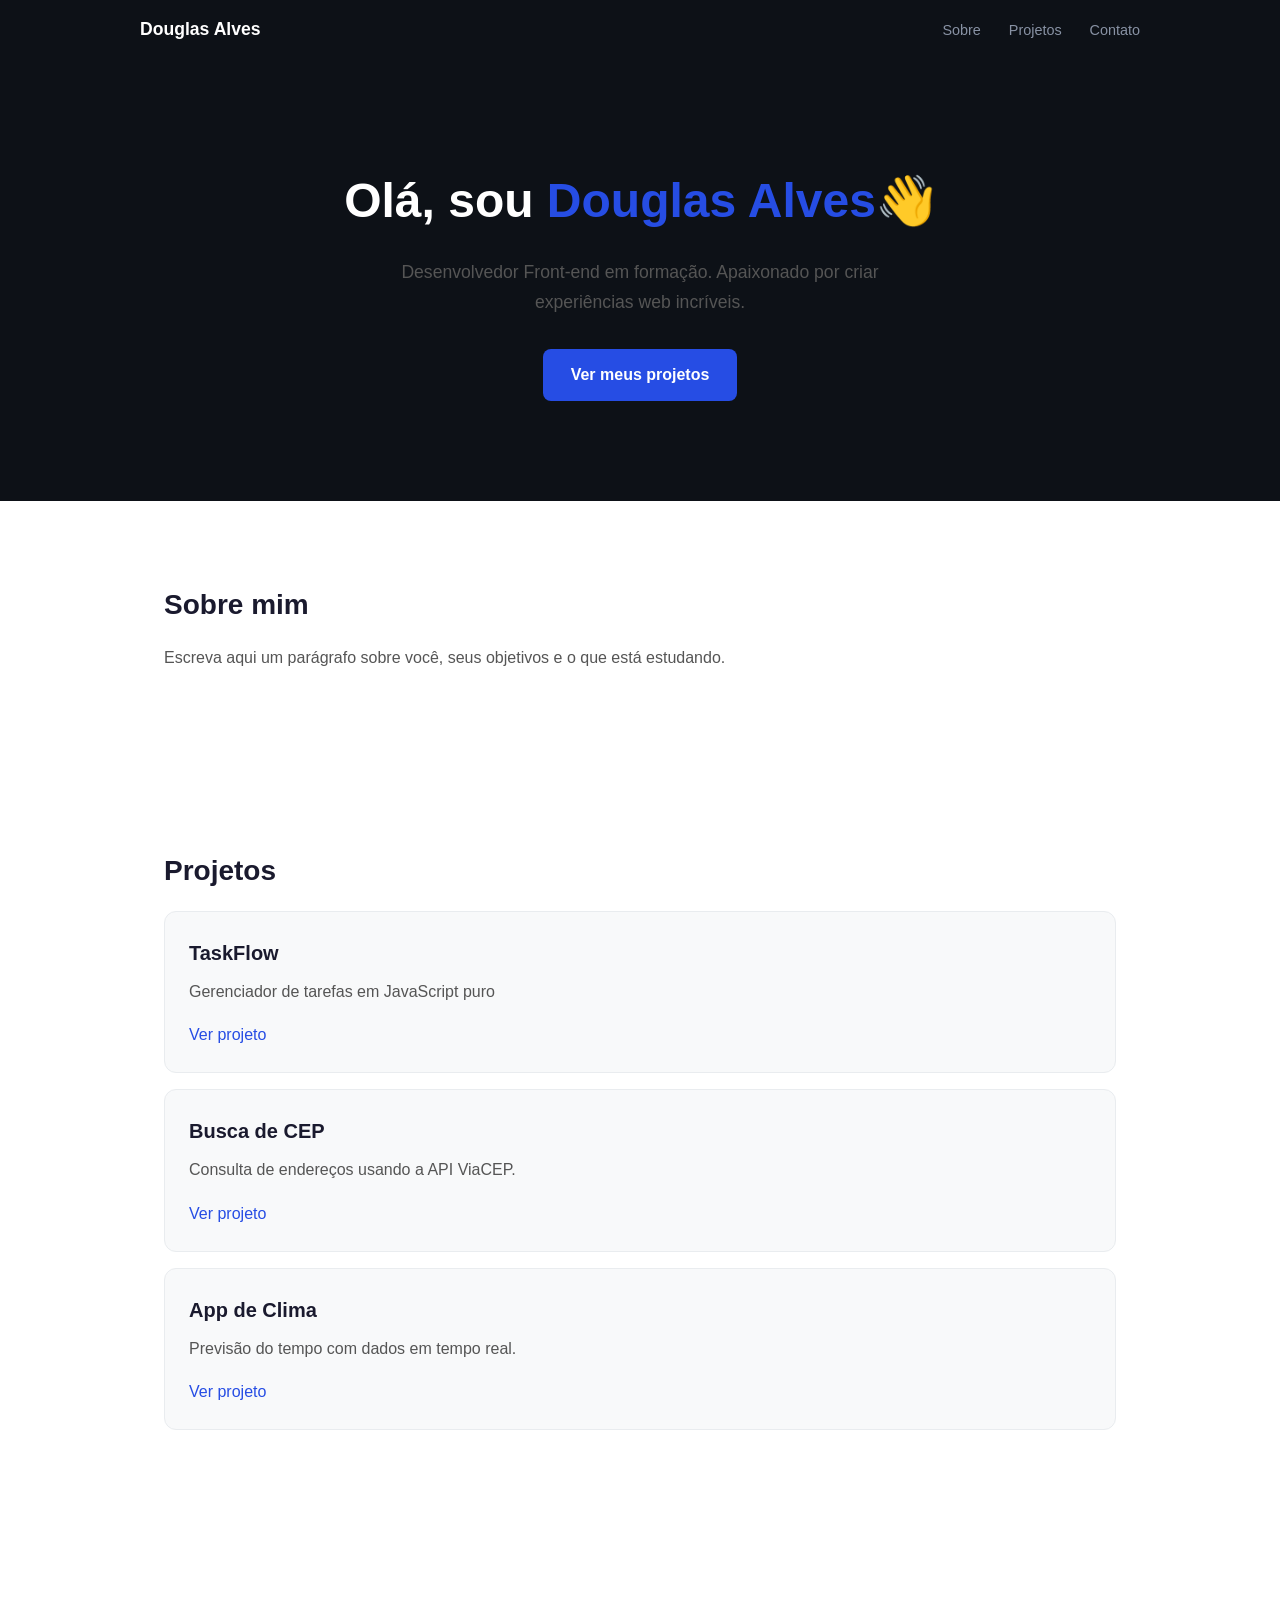
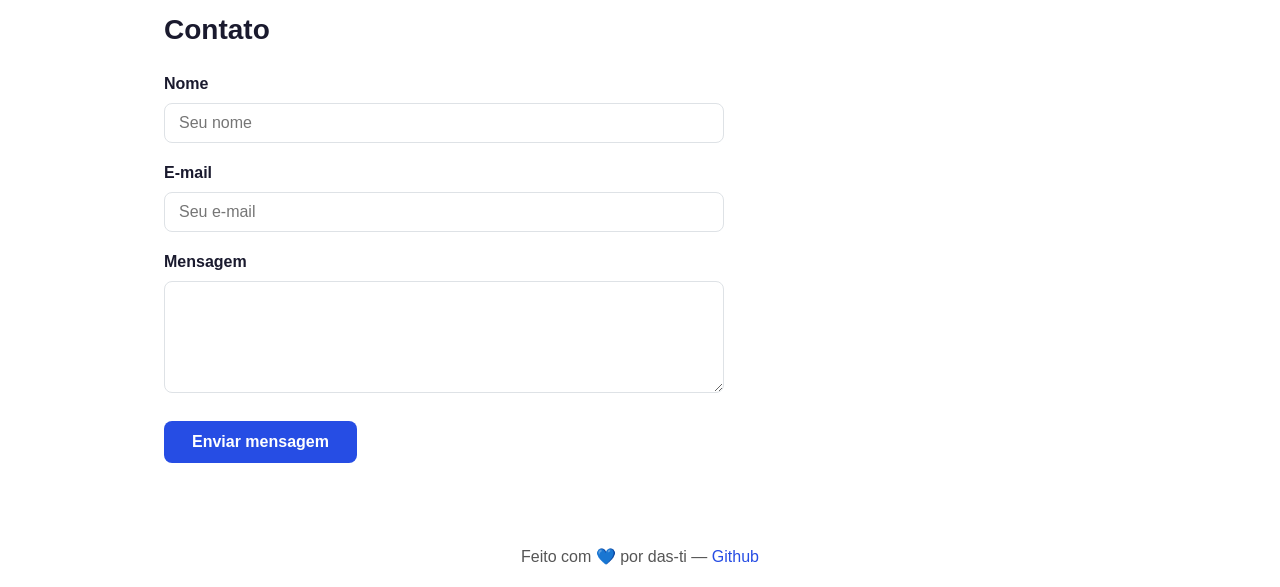
<file: portfolio/index.html>
<!DOCTYPE html>
<html lang="pt-BR">

<head>
    <meta charset="UTF-8">
    <meta name="viewport" content="width=device-width, initial-scale=1.0">
    <link rel="stylesheet" href="style.css">
    <title>Meu Portfólio | Douglas Alves </title>
</head>
<body>
    <header>
        <nav>
            <a href="#" class="logo">Douglas Alves</a>
            <ul>
                <li><a href="#sobre">Sobre</a></li>
                <li><a href="#projetos">Projetos</a></li>
                <li><a href="#contato">Contato</a></li>
            </ul>
        </nav>
    </header>
    <main> 
        <section id="hero">
            <h1>Olá, sou <span>Douglas Alves</span>👋</h1>
            <p>Desenvolvedor Front-end em formação. Apaixonado por criar experiências web incríveis.</p>
            <a href="#projetos" class="btn">Ver meus projetos</a>
        </section>
        <section id="#sobre">
            <h2>Sobre mim</h2>
            <p>Escreva aqui um parágrafo sobre você, seus objetivos e o que está estudando.</p>
        </section>       
        <section id="#projetos">
            <h2>Projetos</h3>
            <article class="card">
                <h3>TaskFlow</h3>
                <p>Gerenciador de tarefas em JavaScript puro</p>
                <a href="#">Ver projeto</a>
            </article>
            <article class="card">
                <h3>Busca de CEP</h3>
                <p>Consulta de endereços usando a API ViaCEP.</p>
                <a href="#">Ver projeto</a>
            </article>
            <article class="card">
                <h3>App de Clima</h3>
                <p>Previsão do tempo com dados em tempo real.</p>
                <a href="#">Ver projeto</a>
            </article>
        </section>       
        <section id="#contato">
            <h2>Contato</h2>
            <form>
                <label for="nome">Nome</label>
                <input type="text" id="nome" placeholder="Seu nome">
                <label for="email">E-mail</label>
                <input type="email" id="email" placeholder="Seu e-mail">
                <label for="mensagem">Mensagem</label>
                <textarea name="mensagem" id="mensagem" rows="5"></textarea>
                <button type="submit">Enviar mensagem</button>
            </form>
        </section>       
    </main>
    <footer>
        <p>Feito com 💙 por das-ti &mdash; <a href="https://github.com/das-ti">Github</a></p>
    </footer>
</body>
</html>
</file>
<file: portfolio/style.css>
/* RESET & BASE  */

* {
  margin: 0;
  padding: 0;
  box-sizing: border-box;
}

body {
  font-family: "Poppins", sans-serif;
  font-size: 16px;
  line-height: 1.7;
  color: #1a1a2e;
  background: #fff;
}

/* TIPOGRAFIA */

h1 {
  font-size: 2.5rem;
  font-weight: 700;
  margin-bottom: 1rem;
}

h2 {
  font-size: 1.75rem;
  font-weight: 600;
  margin-bottom: 1rem;
}

h3 {
  font-size: 1.25rem;
  font-weight: 600;
  margin-bottom: 0.5rem;
}

p {
  color: #555;
  margin-bottom: 1rem;
}

a {
  color: #264de4;
  text-decoration: none;
}
a:hover {
  text-decoration: underline;
}

/* LAYOUT */
section {
  padding: 80px 0;
  max-width: 1000px;
  margin: 0 auto;
  padding-left: 24px;
  padding-right: 24px;
}

/* HEADER */

header {
  background: #0d1117;
  padding: 0 24px;
  position: sticky;
  top: 0;
  z-index: 100;
}

header nav {
  max-width: 1000px;
  margin: 0 auto;
  height: 60px;
  display: flex;
  align-items: center;
  justify-content: space-between;
}

.logo {
  font-weight: 700;
  font-size: 1.1rem;
  color: #fff;
  text-decoration: none;
}

header nav ul {
  list-style: none;
  display: flex;
  gap: 28px;
}

header nav ul a {
  color: #8892a4;
  font-size: 0.9rem;
  transition: color 0.2s;
}

/* HERO */

#hero {
  background: #0d1117;
  color: white;
  text-align: center;
  padding: 100px 24px;
  max-width: 100%;
}

#hero h1 {
  color: white;
  font-size: 3rem;
}
#hero span {
  color: #264de4;
}
#hero p {
  color: white#8892a4;
  font-size: 1.1rem;
  max-width: 500px;
  margin: 0 auto 2rem;
}

/* BOTÃO */

.btn {
  display: inline-block;
  background: #264de4;
  color: white;
  padding: 12px 28px;
  border-radius: 8px;
  font-weight: 600;
  transition: background 0.2s;
}

.btn:hover {
  background: 1a3ab8;
  text-decoration: none;
}

/* CARDS */

.card {
  background: #f8f9fa;
  border: 1px solid #e9ecef;
  border-radius: 12px;
  padding: 24px;
  margin-bottom: 16px;
}

/* FORMULÁRIO */

form {
  max-width: 560px;
}

label {
  display: block;
  font-weight: 600;
  font-size: 0.875;
  margin-bottom: 6px;
  margin-top: 16px;
}

input,
textarea {
  width: 100%;
  padding: 10px 14px;
  border: 1px solid #dee2e6;
  border-radius: 8px;
  font-size: 1rem;
  font-family: inherit;
}

input:focus,
textarea:focus {
  outline: none;
  border-color: #264de4;
  box-shadow: 3px rgba(38, 77, 228, 0.15);
}

form button {
  margin-top: 20px;
  background: #264de4;
  color: white;
  border: none;
  padding: 12px 28px;
  border-radius: 8px;
  font-size: 1rem;
  font-weight: 600;
  cursor: pointer;
}

footer{
    text-align: center;
}

footer a {
    color: #264de4;
}
</file>
